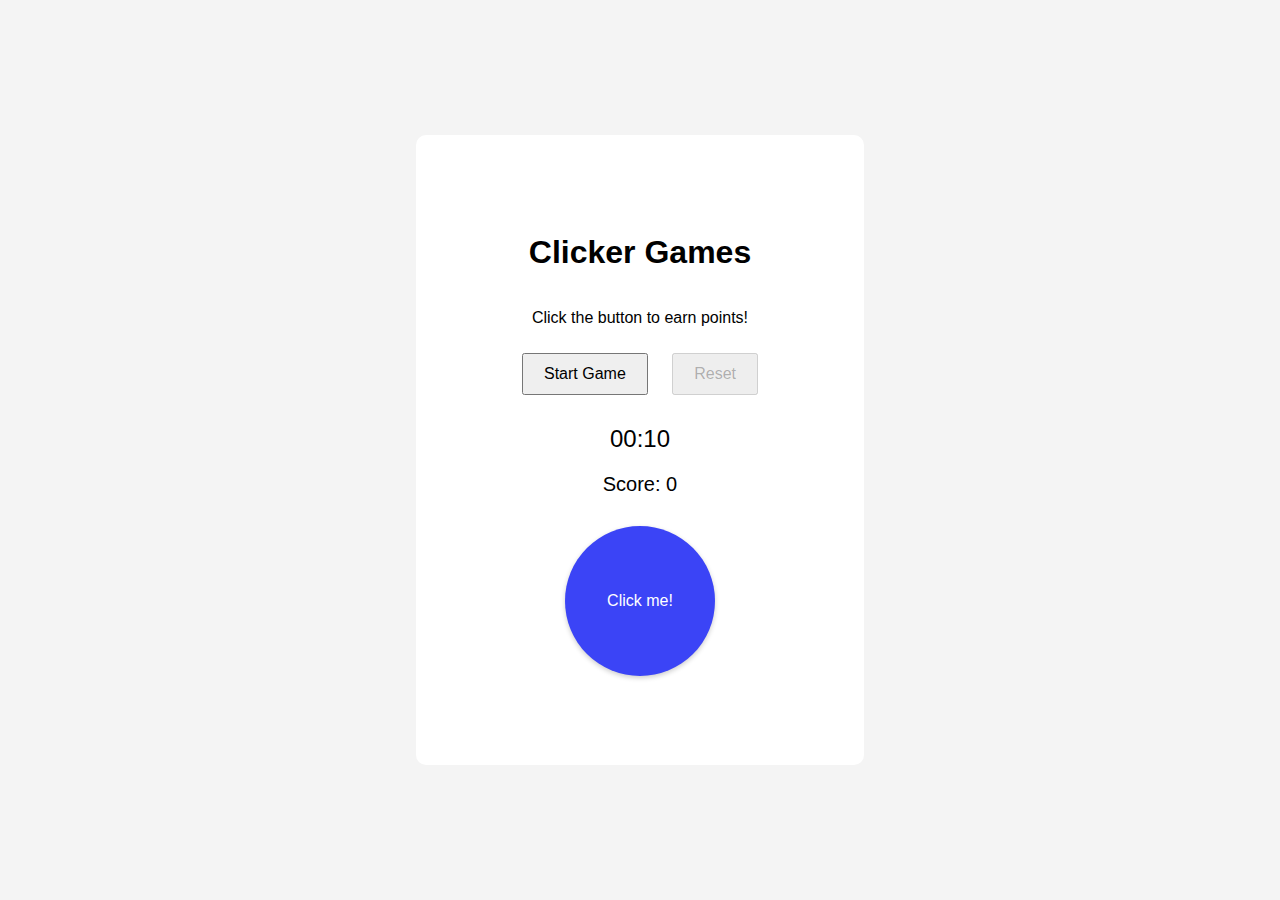
<file: games/clicker-game.html>
<!DOCTYPE html>
<html lang="en">
  <head>
    <meta charset="UTF-8" />
    <meta name="viewport" content="width=device-width, initial-scale=1.0" />
    <link rel="stylesheet" href="styles/clicker-game.css" />
    <title>Clicker Games</title>
  </head>
  <body>
    <div class="main">
      <h1>Clicker Games</h1>
      <p>Click the button to earn points!</p>
      <div class="start-reset-button">
        <button id="start-button">Start Game</button>
        <button id="reset-button">Reset</button>
      </div>
      <div class="countdown" id="countdown">00:00</div>
      <p id="score">Score: 0</p>
      <button id="click-button">Click me!</button>
    </div>

    <script src="scripts/clicker-game.js"></script>
  </body>
</html>
</file>
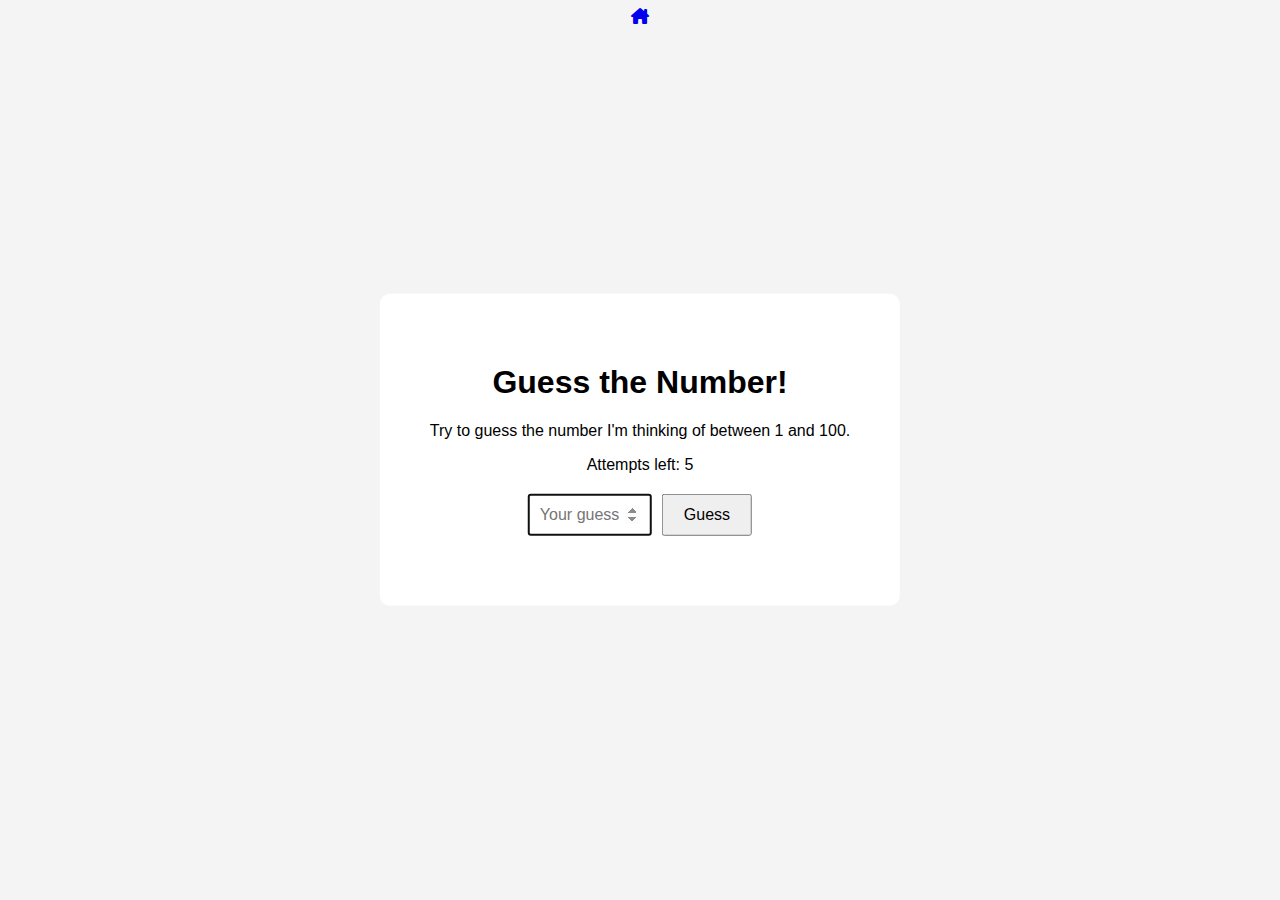
<file: games/guessing-game.html>
<!DOCTYPE html>
<html lang="en">
  <head>
    <meta charset="UTF-8" />
    <meta name="viewport" content="width=device-width, initial-scale=1.0" />
    <link
      rel="stylesheet"
      href="https://cdnjs.cloudflare.com/ajax/libs/font-awesome/6.7.2/css/all.min.css"
    />
    <link rel="stylesheet" href="styles/guessing-game.css" />
    <title>Number Guessing Game</title>
  </head>
  <body>
    <a href="../index.html"
      ><i class="fa-solid fa-house-chimney home-button"></i
    ></a>
    <div class="main-container">
      <h1>Guess the Number!</h1>
      <p>Try to guess the number I'm thinking of between 1 and 100.</p>
      <p id="attempts">Attempts: 5</p>
      <div class="game-input">
        <input
          type="number"
          id="playerInput"
          min="1"
          max="100"
          placeholder="Your guess"
        />
        <button id="inputButton">Guess</button>
      </div>

      <div class="message" id="message"></div>

      <button class="restart-button" id="restartButton">Start New Game</button>
    </div>
    <script src="scripts/guessing-game.js"></script>
  </body>
</html>
</file>
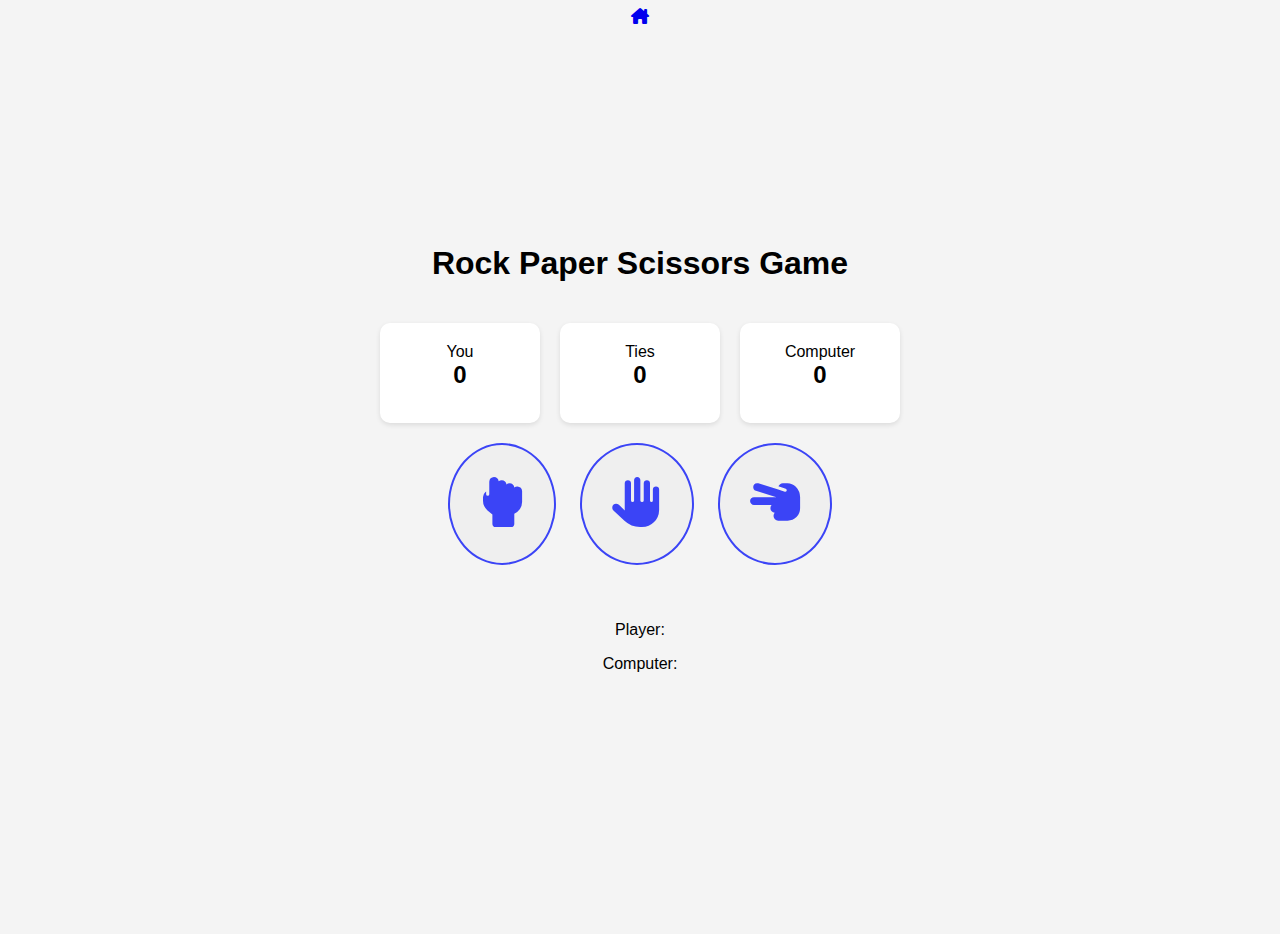
<file: games/rock-paper-scissors-game.html>
<!DOCTYPE html>
<html lang="en">
  <head>
    <meta charset="UTF-8" />
    <meta name="viewport" content="width=device-width, initial-scale=1.0" />
    <link rel="stylesheet" href="styles/rock-paper-scissors-game.css" />
    <link
      rel="stylesheet"
      href="https://cdnjs.cloudflare.com/ajax/libs/font-awesome/6.7.2/css/all.min.css"
    />
    <title>Rock Paper Scissors Game</title>
  </head>
  <a href="../index.html"
    ><i class="fa-solid fa-house-chimney home-button"></i
  ></a>
  <body>
    <div class="main">
      <h1>Rock Paper Scissors Game</h1>

      <div class="score-container">
        <div class="score-box player">
          <div>You</div>
          <div class="score" id="playerScore">0</div>
        </div>
        <div class="score-box ties">
          <div>Ties</div>
          <div class="score" id="tieScore">0</div>
        </div>
        <div class="score-box computer">
          <div>Computer</div>
          <div class="score" id="computerScore">0</div>
        </div>
      </div>
      <div class="button-container">
        <button id="rock" class="choice">
          <i class="fa-solid fa-hand-back-fist icon"></i>
        </button>
        <button id="paper" class="choice">
          <i class="fa-solid fa-hand icon"></i>
        </button>
        <button id="scissors" class="choice">
          <i class="fa-solid fa-hand-scissors icon"></i>
        </button>
      </div>
      <div class="choice-container">
        <p id="playerSelection">Player:</p>
        <p id="computerSelection">Computer:</p>
      </div>

      <p id="message"></p>

      <button class="restart-button" id="restartButton">Start New Game</button>
    </div>

    <script src="scripts/rock-paper-scissors-game.js"></script>
  </body>
</html>
</file>
<file: games/styles/clicker-game.css>
body {
  font-family: Arial, sans-serif;
  background-color: #f4f4f4;
  text-align: center;
}

.main {
  position: absolute;
  top: 50%;
  left: 50%;
  transform: translate(-50%, -50%);
  width: 35%;
  height: 70%;
  border-radius: 10px;
  background-color: white;

  display: flex;
  flex-direction: column;
  justify-content: center;
  align-items: center;
}

h1 {
  margin-top: 20px;
}

button {
  padding: 10px 20px;
  font-size: 16px;
  margin: 10px;
  cursor: pointer;
}

#click-button {
  height: 150px;
  width: 150px;
  background-color: #3b44f6;
  color: white;
  border: none;
  border-radius: 100px;
  box-shadow: 0 2px 5px rgba(0, 0, 0, 0.2);
  transition: all 0.2s;
}
#click-button:hover {
  transform: translate(0, -3px);
  box-shadow: 0 4px 10px rgba(0, 0, 0, 0.2);
}

#click-button:active {
  transform: translate(0, 1px);
  box-shadow: 0 2px 5px rgba(0, 0, 0, 0.2);
}

.countdown {
  font-size: 24px;
  margin-top: 20px;
}

#score {
  font-size: 20px;
  margin-top: 20px;
}

.home-button {
  position: absolute;
  top: 5px;
  left: 10px;
  margin-top: 20px;
  padding: 10px 20px;
  font-size: 32px;
  color: #afafaf;
  cursor: pointer;
}

.home-button:hover {
  color: #3b44f6;
  transition: all 0.2s;
}
</file>
<file: games/styles/guessing-game.css>
body {
  font-family: Arial, sans-serif;
  background-color: #f4f4f4;
  text-align: center;
}

h1 {
  margin-top: 20px;
}

.main-container {
  max-width: 500px;
  position: absolute;
  top: 50%;
  left: 50%;
  transform: translate(-50%, -50%);
  display: inline-block;
  background-color: white;
  padding: 50px;
  border-radius: 10px;
}

.restart-button {
  margin: 0 auto;
}

.game-input {
  margin: 20px auto;
  display: flex;
  justify-content: center;
  gap: 10px;
}

input[type="number"] {
  padding: 10px;
  font-size: 16px;
  width: 100px;
}

button {
  padding: 10px 20px;
  font-size: 16px;
  cursor: pointer;
}

.message {
  font-size: 20px;
  margin-top: 20px;
}

.restart-button {
  display: none;
  margin-top: 20px;
  padding: 10px 20px;
  font-size: 16px;
  cursor: pointer;
}
</file>
<file: games/styles/rock-paper-scissors-game.css>
body {
  font-family: Arial, sans-serif;
  background-color: #f4f4f4;
  text-align: center;
}

h1 {
  margin-top: 20px;
}

.main {
  display: flex;
  flex-direction: column;
  align-items: center;
  justify-content: center;
  height: 100vh;
}

.score-container {
  display: flex;
  justify-content: space-between;
  margin: 20px 0;
  gap: 20px;
}

.score-box {
  width: 120px;
  height: 60px;
  padding: 20px;
  background-color: #fff;
  border-radius: 10px;
  box-shadow: 0 2px 5px rgba(0, 0, 0, 0.1);
}

.score {
  font-size: 24px;
  font-weight: bold;
}

.button-container {
  margin-bottom: 20px;
}

.choice {
  padding: 30px 30px;
  font-size: 50px;
  cursor: pointer;
  margin: 0 10px;
  border-radius: 100%;
  color: #3b44f6;
  border: #3b44f6 2px solid;
  transition: all 0.2s;
}

.choice:hover {
  transform: translate(0, -3px);
  box-shadow: 0 4px 10px rgba(0, 0, 0, 0.2);
  background-color: #3b44f6;
  color: white;
}

.choice:active {
  transform: translate(0, 1px);
  box-shadow: 0 2px 5px rgba(0, 0, 0, 0.2);
}

.icon {
  font-size: 50px;
}

.choice-container {
  margin-top: 20px;
}

#message {
  font-size: 18px;
  margin-top: 20px;
}

.restart-button {
  display: none;
  padding: 10px 20px;
  font-size: 16px;
  cursor: pointer;
  margin-top: 20px;
}
</file>
